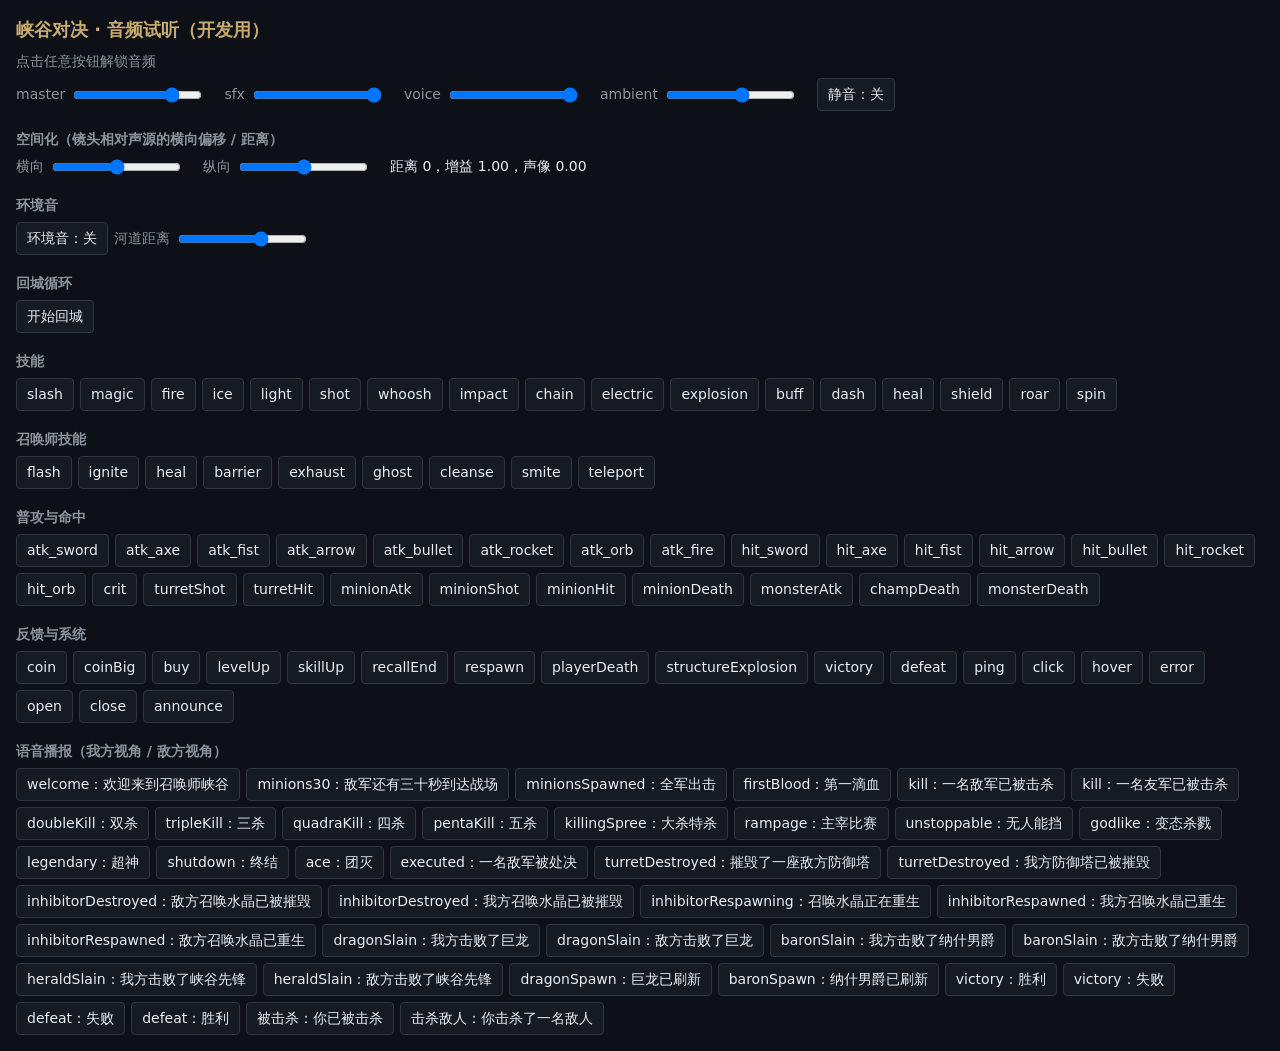
<file: tools/audio_test.html>
<!doctype html>
<html lang="zh-CN">
<head>
<meta charset="utf-8">
<title>音频试听</title>
<style>
  :root { --bg: #0d1117; --panel: #161b22; --fg: #e6edf3; --dim: #8b949e; --acc: #c8aa6e; --line: #30363d; }
  body { margin: 0; padding: 16px; background: var(--bg); color: var(--fg); font: 14px/1.5 system-ui, "PingFang SC", sans-serif; }
  h1 { font-size: 18px; margin: 0 0 8px; color: var(--acc); }
  h2 { font-size: 14px; margin: 18px 0 6px; color: var(--dim); font-weight: 600; }
  .row { display: flex; flex-wrap: wrap; gap: 6px; }
  button { background: var(--panel); color: var(--fg); border: 1px solid var(--line); border-radius: 4px; padding: 5px 10px; cursor: pointer; font: inherit; }
  button:hover { border-color: var(--acc); }
  button.on { background: #3a2f16; border-color: var(--acc); }
  label { display: inline-flex; align-items: center; gap: 6px; margin-right: 14px; color: var(--dim); }
  #status { color: var(--dim); margin: 6px 0; }
</style>
</head>
<body>
<h1>峡谷对决 · 音频试听（开发用）</h1>
<div id="status">点击任意按钮解锁音频</div>
<div class="row" id="vol"></div>
<h2>空间化（镜头相对声源的横向偏移 / 距离）</h2>
<div class="row">
  <label>横向 <input type="range" id="px" min="-2600" max="2600" value="0"></label>
  <label>纵向 <input type="range" id="py" min="-2600" max="2600" value="0"></label>
  <span id="pinfo"></span>
</div>
<h2>环境音</h2>
<div class="row">
  <button id="amb">环境音：关</button>
  <label>河道距离 <input type="range" id="river" min="0" max="3000" value="2000"></label>
</div>
<h2>回城循环</h2>
<div class="row"><button id="recall">开始回城</button></div>
<div id="groups"></div>
<h2>语音播报（我方视角 / 敌方视角）</h2>
<div class="row" id="voices"></div>
<script type="module">
import { AudioSystem, PRESET_GROUPS, VOICE_KEYS, lineFor } from '../js/audio/audio.js';
import { LOOPS } from '../js/audio/presets.js';

// 伪造的 game / renderer：镜头在原点，声源位置由滑块决定；河道距离由滑块决定
const listeners = {};
const player = { team: 0, x: 0, y: 0, alive: true };
const game = {
  time: 0, player,
  events: { on(n, f) { (listeners[n] ||= []).push(f); return () => { listeners[n] = listeners[n].filter((x) => x !== f); }; }, emit(n, p) { for (const f of listeners[n] || []) f(p); } },
  map: { riverDistance: () => Number(document.getElementById('river').value) },
};
const renderer = { cameraCtl: { target: { x: 0, y: 0 } } };
const audio = new AudioSystem(game, renderer, { muted: false });
let ambOn = false;
audio.setVolume({ master: 0.8, sfx: 1, voice: 1, ambient: 0 });

const status = document.getElementById('status');
const src = () => ({ x: Number(document.getElementById('px').value), y: Number(document.getElementById('py').value) });
const unlock = () => { audio.unlock(); status.textContent = `AudioContext：${audio.ctx?.state ?? '不可用'}，活动声部：${audio.engine?.activeCount?.() ?? 0}`; };
const play = (name) => { unlock(); const p = src(); return audio.play(name, p.x || p.y ? { x: p.x, y: p.y } : {}); };

// 音量
for (const k of ['master', 'sfx', 'voice', 'ambient']) {
  const r = document.createElement('input');
  r.type = 'range'; r.min = 0; r.max = 100; r.value = k === 'ambient' ? 60 : k === 'master' ? 80 : 100;
  r.oninput = () => audio.setVolume({ [k]: r.value / 100 });
  const l = document.createElement('label'); l.append(`${k} `, r);
  document.getElementById('vol').append(l);
}
const mute = document.createElement('button'); mute.textContent = '静音：关';
mute.onclick = () => { audio.setMuted(!audio.muted); mute.textContent = `静音：${audio.muted ? '开' : '关'}`; };
document.getElementById('vol').append(mute);

const updInfo = () => { const p = src(); const s = audio._spatial(p.x, p.y); document.getElementById('pinfo').textContent = `距离 ${s.dist.toFixed(0)}，增益 ${s.gain.toFixed(2)}，声像 ${s.pan.toFixed(2)}`; };
document.getElementById('px').oninput = updInfo; document.getElementById('py').oninput = updInfo; updInfo();

// 预设按钮
const groups = document.getElementById('groups');
for (const [g, names] of Object.entries(PRESET_GROUPS)) {
  const h = document.createElement('h2'); h.textContent = g; groups.append(h);
  const row = document.createElement('div'); row.className = 'row';
  for (const n of names) { const b = document.createElement('button'); b.textContent = n; b.onclick = () => play(n); row.append(b); }
  groups.append(row);
}

// 环境音
const ambBtn = document.getElementById('amb');
ambBtn.onclick = () => { unlock(); ambOn = !ambOn; audio.setVolume({ ambient: ambOn ? 0.8 : 0 }); ambBtn.textContent = `环境音：${ambOn ? '开' : '关'}`; ambBtn.classList.toggle('on', ambOn); };

// 回城
let recall = null;
const rb = document.getElementById('recall');
rb.onclick = () => {
  unlock();
  if (recall) { recall.stop(); recall = null; audio.play('recallEnd'); rb.textContent = '开始回城'; return; }
  recall = audio.engine?.startLoop('recall', LOOPS.recall, { gain: 0.8 }) || null;
  rb.textContent = '结束回城';
};

// 语音
const me = { team: 0, player };
const vrow = document.getElementById('voices');
for (const key of VOICE_KEYS) {
  for (const team of [0, 1]) {
    const line = lineFor(key, { key, team }, me);
    if (!line) continue;
    if (team === 1 && line.text === lineFor(key, { key, team: 0 }, me)?.text) continue;
    const b = document.createElement('button'); b.textContent = `${key}：${line.text}`;
    b.onclick = () => { unlock(); audio.announcer.recent.clear(); audio.say(line.text, line.priority); };
    vrow.append(b);
  }
}
for (const [label, p] of [['被击杀', { key: 'kill', team: 1, victim: player }], ['击杀敌人', { key: 'kill', team: 0, killer: player }]]) {
  const line = lineFor('kill', p, me);
  const b = document.createElement('button'); b.textContent = `${label}：${line.text}`;
  b.onclick = () => { unlock(); audio.announcer.recent.clear(); audio.say(line.text, line.priority); };
  vrow.append(b);
}

// 帧循环
let last = performance.now();
const loop = (now) => { const dt = (now - last) / 1000; last = now; game.time += dt; audio.update(dt); requestAnimationFrame(loop); };
requestAnimationFrame(loop);

// 自检入口：逐个调用所有预设 + 所有台词映射，返回统计
window.__audioTest = {
  audio,
  playAll() {
    audio.unlock();
    const names = [...new Set(Object.values(PRESET_GROUPS).flat())];
    let ok = 0; const failed = [];
    for (const n of names) {
      audio.engine && (audio.engine._last.clear(), audio.engine.voices.length = 0);
      try { if (audio.play(n) || !audio.engine) ok++; else failed.push(n); } catch (e) { failed.push(`${n}:${e.message}`); }
    }
    const h = audio.engine?.startLoop('recall', LOOPS.recall, { gain: 0.5 }); h?.stop();
    const lines = VOICE_KEYS.flatMap((k) => [0, 1].map((t) => lineFor(k, { key: k, team: t }, me)?.text));
    game.events.emit('announce', { key: 'firstBlood', team: 0 });
    audio.setVolume({ master: 0.5, sfx: 0.5, voice: 0.5, ambient: 0.5 }); audio.setMuted(true); audio.setMuted(false);
    audio.update(0.016);
    return { ctx: audio.ctx?.state ?? null, total: names.length, ok, failed, lines: lines.filter(Boolean).length, missing: lines.filter((x) => !x).length };
  },
};
</script>
</body>
</html>
</file>
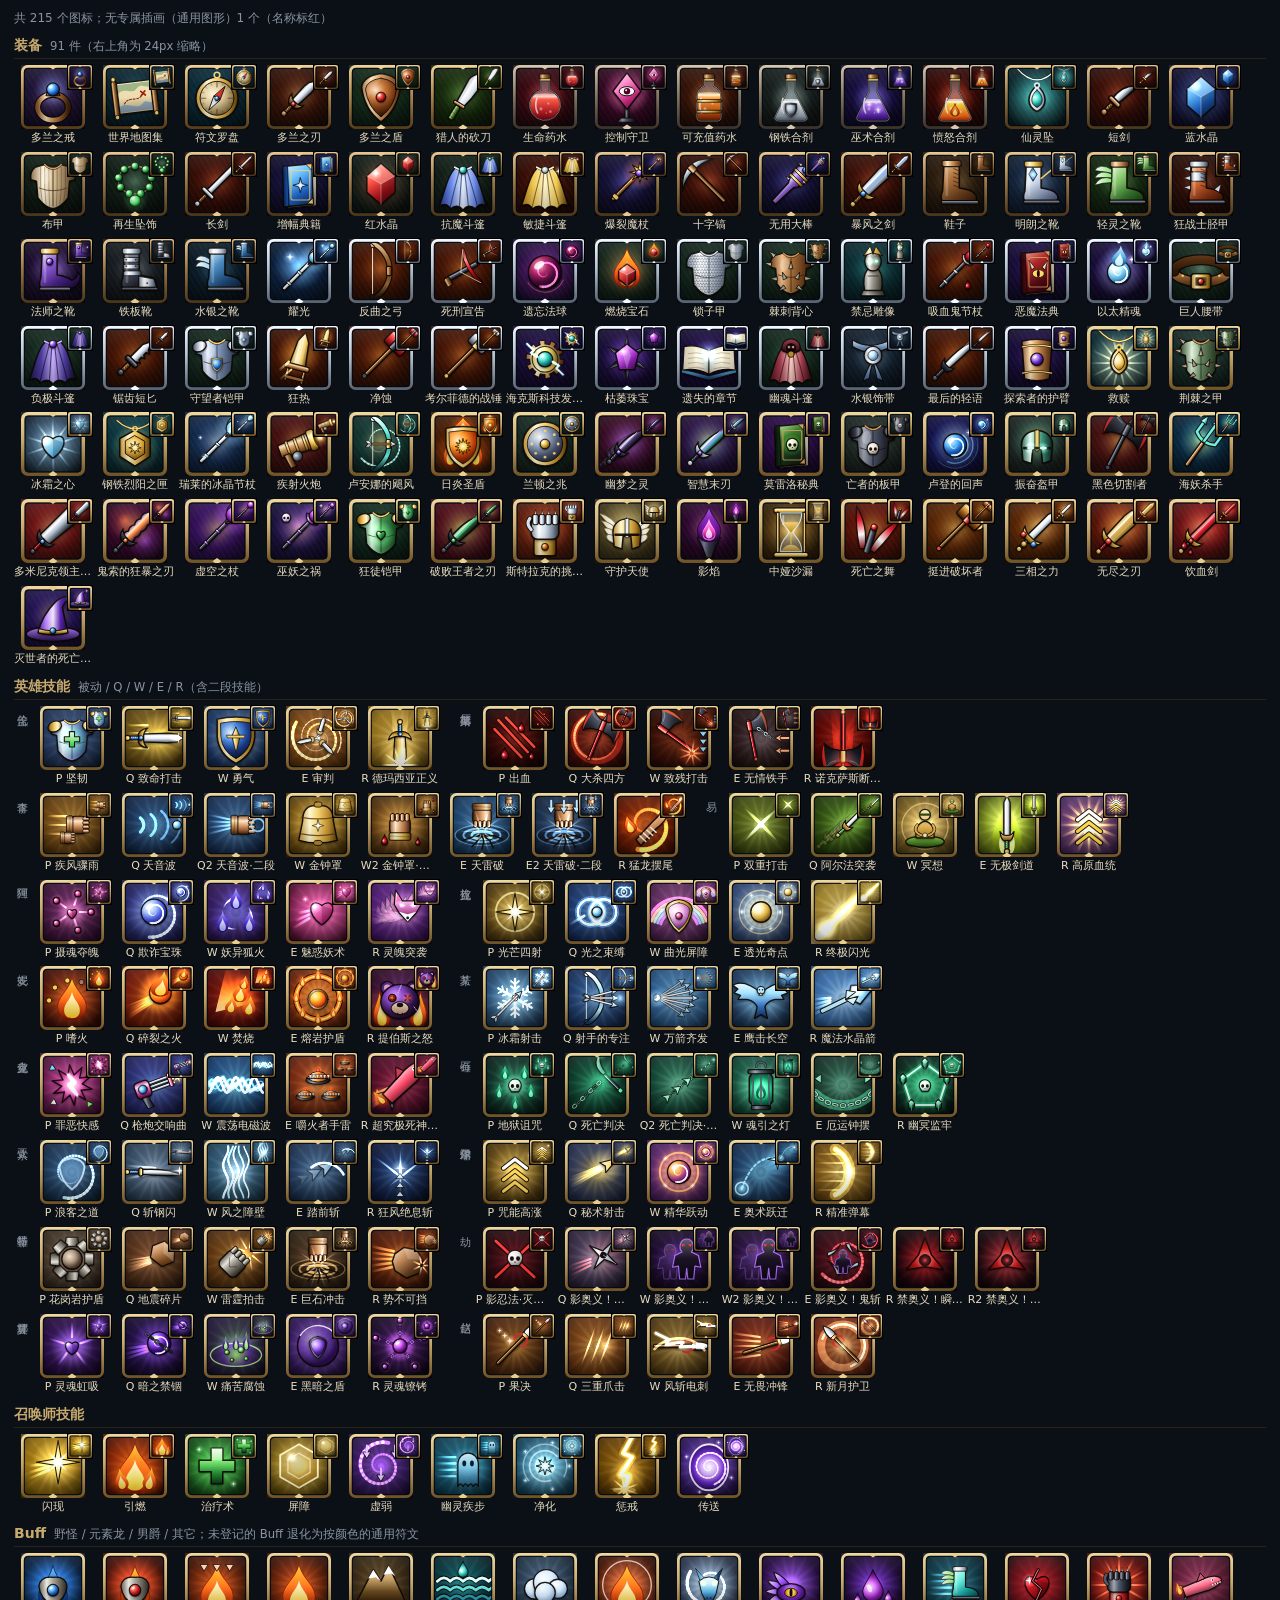
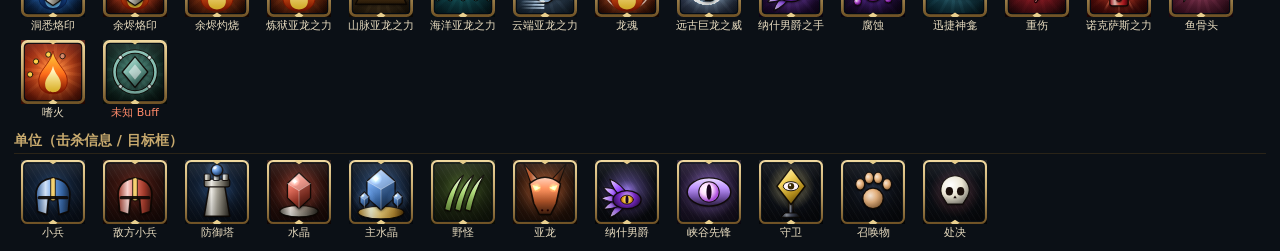
<file: tools/icon_gallery.html>
<!doctype html>
<html lang="zh-CN">
<head>
<meta charset="utf-8">
<title>图标图鉴</title>
<!-- 开发用：网格展示全部装备、技能、召唤师技能、Buff 与单位图标（均为 iconart.js 程序化绘制）。参数：?only=items|abilities|summoners|buffs|units &size=64 -->
<style>
  :root { --bg: #0b1016; --fg: #e8dcc0; --muted: #8a94a0; --gold: #c8aa6e; }
  html, body { margin: 0; background: var(--bg); color: var(--fg); font: 12px/1.35 "Noto Sans SC", system-ui, sans-serif; }
  main { padding: 10px 14px; }
  h2 { font-size: 14px; color: var(--gold); margin: 10px 0 6px; border-bottom: 1px solid #2a2418; padding-bottom: 3px; }
  h2 small { color: var(--muted); font-weight: normal; margin-left: 8px; }
  .grid { display: flex; flex-wrap: wrap; gap: 6px 4px; }
  .tile { width: 78px; display: flex; flex-direction: column; align-items: center; position: relative; }
  .tile img.big { width: var(--sz, 64px); height: var(--sz, 64px); display: block; }
  .tile img.sm { position: absolute; right: 0; top: 0; width: 24px; height: 24px; outline: 1px solid #000; }
  .tile span { margin-top: 2px; text-align: center; width: 100%; white-space: nowrap; overflow: hidden; text-overflow: ellipsis; font-size: 11px; }
  .tile.fallback span { color: #ff8a6a; }
  .champ { display: flex; gap: 4px; align-items: flex-start; margin-right: 14px; }
  .champ b { writing-mode: vertical-rl; color: var(--muted); font-weight: normal; font-size: 11px; }
  #stat { color: var(--muted); }
</style>
</head>
<body>
<main>
  <div id="stat">加载中…</div>
  <div id="out"></div>
</main>
<script type="module">
import { iconURL, unitIconURL } from '../js/ui/icons.js';
import { ITEMS } from '../js/items/items.js';
import { CHAMPION_LIST } from '../js/champions/index.js';
import { SUMMONERS } from '../js/core/summoners.js';
import { hasItemArt, hasAbilityArt, hasSummonerArt, hasBuffArt } from '../js/ui/iconart.js';

const qs = new URLSearchParams(location.search);
const only = qs.get('only');
const SZ = Number(qs.get('size')) || 64;
const out = document.getElementById('out');
const errors = [];
let count = 0, fallback = 0;

function tile(name, src, ok = true, small = null) {
  const t = document.createElement('div');
  t.className = 'tile' + (ok ? '' : ' fallback');
  t.style.setProperty('--sz', SZ + 'px');
  const img = document.createElement('img'); img.className = 'big'; img.src = src; img.alt = name; img.title = name;
  t.appendChild(img);
  if (small) { const s = document.createElement('img'); s.className = 'sm'; s.src = small; t.appendChild(s); }
  const lab = document.createElement('span'); lab.textContent = name; t.appendChild(lab);
  count++; if (!ok) fallback++;
  return t;
}
function section(title, sub = '') {
  const h = document.createElement('h2'); h.textContent = title;
  if (sub) { const s = document.createElement('small'); s.textContent = sub; h.appendChild(s); }
  const g = document.createElement('div'); g.className = 'grid';
  out.append(h, g);
  return g;
}
function safe(fn, label) { try { return fn(); } catch (e) { errors.push(label + ': ' + e.message); console.error(label, e); return ''; } }

// —— 装备 ——
if (!only || only === 'items') {
  const order = { starter: 0, consumable: 1, basic: 2, boots: 3, epic: 4, legendary: 5 };
  const list = Object.values(ITEMS).sort((a, b) => (order[a.tier] ?? 9) - (order[b.tier] ?? 9) || a.cost - b.cost);
  const g = section('装备', `${list.length} 件（右上角为 24px 缩略）`);
  for (const d of list) g.appendChild(tile(d.name, safe(() => iconURL(d.icon, SZ), d.id), hasItemArt(d.id), safe(() => iconURL(d.icon, 24), d.id)));
}
// —— 技能 ——
if (!only || only === 'abilities') {
  const g = section('英雄技能', '被动 / Q / W / E / R（含二段技能）');
  for (const c of CHAMPION_LIST) {
    const box = document.createElement('div'); box.className = 'champ';
    const b = document.createElement('b'); b.textContent = c.name; box.appendChild(b);
    const cells = [['P', c.passive]];
    for (const s of ['Q', 'W', 'E', 'R']) { cells.push([s, c.abilities?.[s]]); if (c.abilities?.[s]?.recastIcon) cells.push([s + '2', { name: c.abilities[s].name + '·二段', icon: c.abilities[s].recastIcon }]); }
    for (const [slot, a] of cells) if (a?.icon) box.appendChild(tile(`${slot} ${a.name}`, safe(() => iconURL(a.icon, SZ), c.id + slot), hasAbilityArt(c.id, slot), safe(() => iconURL(a.icon, 24), c.id + slot)));
    g.appendChild(box);
  }
}
// —— 召唤师技能 ——
if (!only || only === 'summoners') {
  const g = section('召唤师技能');
  for (const id in SUMMONERS) { const d = SUMMONERS[id]; g.appendChild(tile(d.name, safe(() => iconURL(d.icon, SZ), id), hasSummonerArt(id), safe(() => iconURL(d.icon, 24), id))); }
}
// —— Buff ——
if (!only || only === 'buffs') {
  const g = section('Buff', '野怪 / 元素龙 / 男爵 / 其它；未登记的 Buff 退化为按颜色的通用符文');
  const BUFFS = [
    ['blue_buff', '洞悉烙印', ['#4aa0ff', '#0b2a55']], ['red_buff', '余烬烙印', ['#ff5a3a', '#5a1408']], ['red_buff_burn', '余烬灼烧', ['#ff7a3a', '#5a1a08']],
    ['dragon_infernal', '炼狱亚龙之力', ['#ff7a3a', '#5a1a08']], ['dragon_mountain', '山脉亚龙之力', ['#c9a36a', '#3e2c14']], ['dragon_ocean', '海洋亚龙之力', ['#3ac8c8', '#0a3a44']],
    ['dragon_cloud', '云端亚龙之力', ['#b8dcff', '#28405a']], ['dragon_soul', '龙魂', ['#ff7a3a', '#5a1a08']], ['elder_dragon', '远古巨龙之威', ['#e0f4ff', '#3a4a6a']],
    ['baron', '纳什男爵之手', ['#b070ff', '#2a0a4a']], ['baron_corrosion', '腐蚀', ['#9a4dff', '#200a3a']], ['scuttle_shrine', '迅捷神龛', ['#7fe7ff', '#0a3a4a']],
    ['item_grievous', '重伤', ['#b8323a', '#3a0a10']], ['darius_might', '诺克萨斯之力', ['#ff7a4a', '#6a0a0a']], ['jinx_q_fishbones', '鱼骨头', ['#ff8ab0', '#6a1a3a']],
    ['annie_pyromania', '嗜火', ['#ffe07a', '#b8260a']], ['unknown_buff', '未知 Buff', ['#6ab0a0', '#102a24']],
  ];
  for (const [id, name, bg] of BUFFS) g.appendChild(tile(name, safe(() => iconURL({ bg }, SZ, { buffId: id }), id), hasBuffArt(id) || /^(dragon_soul|darius|jinx|annie)/.test(id)));
}
// —— 单位 ——
if (!only || only === 'units') {
  const g = section('单位（击杀信息 / 目标框）');
  const UNITS = [['minion', '小兵', '#4a8ae0'], ['minion', '敌方小兵', '#e0503a'], ['turret', '防御塔', '#4a8ae0'], ['inhibitor', '水晶', '#e0503a'], ['nexus', '主水晶', '#4a8ae0'],
    ['monster', '野怪', '#9cd35a'], ['dragon', '亚龙', '#ff7a3a'], ['baron', '纳什男爵', null], ['herald', '峡谷先锋', '#b07cff'], ['ward', '守卫', null], ['pet', '召唤物', null], ['execute', '处决', null]];
  for (const [k, name, c] of UNITS) g.appendChild(tile(name, safe(() => unitIconURL(k, SZ, { color: c }), k)));
}

document.getElementById('stat').textContent = `共 ${count} 个图标；无专属插画（通用图形）${fallback} 个（名称标红）` + (errors.length ? `；错误 ${errors.length}：${errors.join(' | ')}` : '');
window.__gallery = { count, fallback, errors };
</script>
</body>
</html>
</file>
